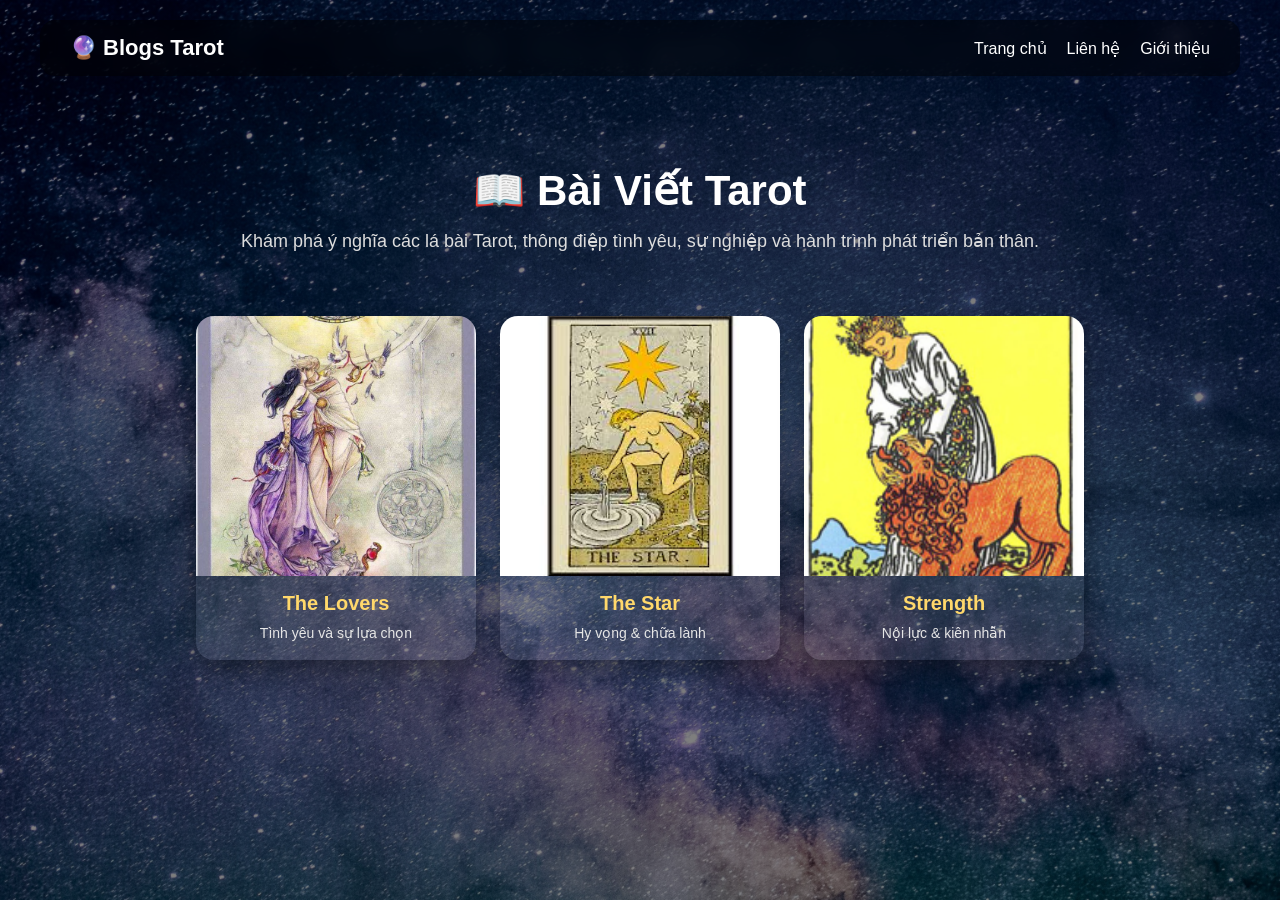
<file: tarot/blogs/blogs.html>
<!DOCTYPE html>
<html lang="vi">
<head>
    <meta charset="UTF-8">
    <meta name="viewport" content="width=device-width, initial-scale=1.0">
    <title>Blogs Tarot</title>
    <link rel="stylesheet" href="blogs.css">
</head>
<body>

<header class="navbar">
    <div class="logo">🔮 Blogs Tarot</div>

    <nav>
        <a href="../index.html">Trang chủ</a>
        <a href="../contract/contract.html">Liên hệ</a>
        <a href="../about_me/about.html">Giới thiệu</a>
    </nav>
</header>

<section class="blog-hero">
    <div class="blog-hero-content">
        <h1>📖 Bài Viết Tarot</h1>
        <p>Khám phá ý nghĩa các lá bài Tarot, thông điệp tình yêu, sự nghiệp và hành trình phát triển bản thân.</p>
    </div>
</section>

<section class="blog-container">
    <div class="blog-list">

        <div class="blog-card" onclick="openBlog('Ý nghĩa The Lovers', 'The Lovers tượng trưng cho tình yêu, sự lựa chọn và kết nối sâu sắc. Lá bài này thường nhắc đến sự đồng điệu, cam kết và quyết định quan trọng trong tình cảm.')">
            <img src="../assets/images/love.jpg" alt="The Lovers">
            <div class="blog-card-body">
                <h3>The Lovers</h3>
                <p>Tình yêu và sự lựa chọn</p>
            </div>
        </div>

        <div class="blog-card" onclick="openBlog('Ý nghĩa The Star', 'The Star mang đến hy vọng, chữa lành và niềm tin vào tương lai. Đây là lá bài của sự bình yên, cảm hứng và ánh sáng sau những khó khăn.')">
            <img src="../assets/images/health3.jpg" alt="The Star">
            <div class="blog-card-body">
                <h3>The Star</h3>
                <p>Hy vọng & chữa lành</p>
            </div>
        </div>

        <div class="blog-card" onclick="openBlog('Ý nghĩa Strength', 'Strength thể hiện sự kiên nhẫn, nội lực và khả năng kiểm soát cảm xúc. Lá bài này nhấn mạnh sức mạnh mềm mỏng nhưng bền bỉ bên trong bạn.')">
            <img src="../assets/images/strength.jpg" alt="Strength">
            <div class="blog-card-body">
                <h3>Strength</h3>
                <p>Nội lực & kiên nhẫn</p>
            </div>
        </div>

    </div>
</section>

<!-- MODAL -->
<div id="blogModal" class="modal">
    <div class="modal-content">
        <span class="close" onclick="closeBlog()">&times;</span>
        <h2 id="blogTitle"></h2>
        <p id="blogContent"></p>
    </div>
</div>

<script>
function openBlog(title, content) {
    document.getElementById("blogTitle").innerText = title;
    document.getElementById("blogContent").innerText = content;
    document.getElementById("blogModal").style.display = "block";
}

function closeBlog() {
    document.getElementById("blogModal").style.display = "none";
}

window.addEventListener("click", function (e) {
    const modal = document.getElementById("blogModal");
    if (e.target === modal) {
        modal.style.display = "none";
    }
});
</script>

</body>
</html>
</file>
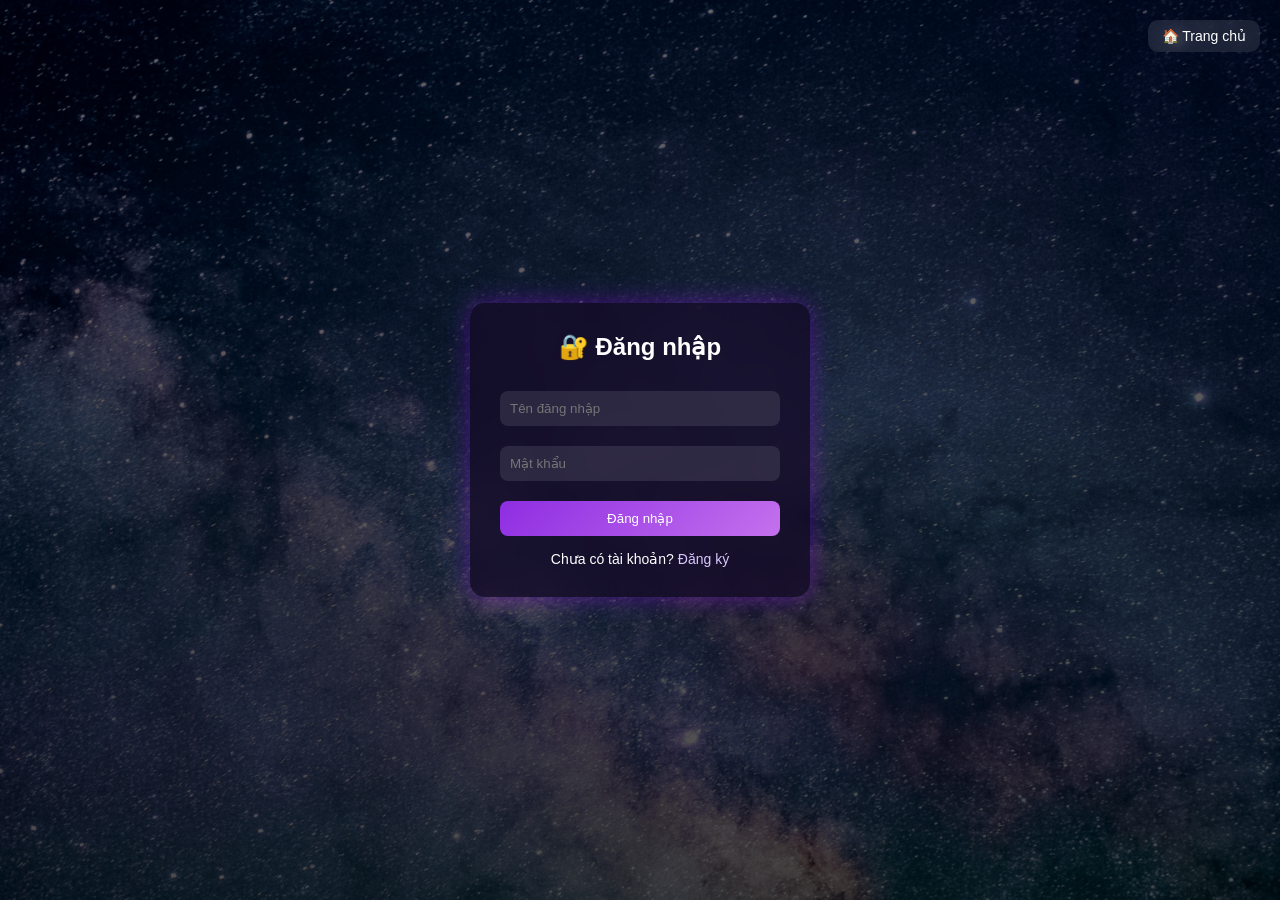
<file: tarot/pages/authenticate/login.html>
<!DOCTYPE html>
<html lang="vi">
<head>
    <meta charset="UTF-8">
    <title>Đăng nhập / Đăng ký</title>
    <link rel="stylesheet" href="login.css">
</head>
<body>

<div class="login-page">

    <a href="../../index.html" class="home-fixed">🏠 Trang chủ</a>

    <div class="auth-box">
        <form id="loginForm" class="form active">
            <h2>🔐 Đăng nhập</h2>

            <input type="text" placeholder="Tên đăng nhập" required>
            <input type="password" placeholder="Mật khẩu" required>

            <button type="submit">Đăng nhập</button>

            <p>
                Chưa có tài khoản?
                <a href="#" id="goRegister">Đăng ký</a>
            </p>
        </form>

        <form id="registerForm" class="form">
            <h2>📝 Đăng ký</h2>

            <input type="text" placeholder="Tên đăng nhập" required>
            <input type="email" placeholder="Email" required>
            <input type="password" placeholder="Mật khẩu" required>
            <input type="password" placeholder="Nhập lại mật khẩu" required>

            <button type="submit">Đăng ký</button>

            <p>
                Đã có tài khoản?
                <a href="#" id="goLogin">Đăng nhập</a>
            </p>
        </form>

    </div>

</div>

<script>
    const loginForm = document.getElementById('loginForm');
    const registerForm = document.getElementById('registerForm');

    document.getElementById("goRegister").onclick = function(e){
        e.preventDefault();
        loginForm.classList.remove("active");
        registerForm.classList.add("active");
    };

    document.getElementById("goLogin").onclick = function(e){
        e.preventDefault();
        registerForm.classList.remove("active");
        loginForm.classList.add("active");
    };

    // API Đăng nhập (Đã thêm gửi Password)
    if(loginForm) {
        loginForm.addEventListener('submit', async function(e) {
            e.preventDefault();
            
            const inputs = loginForm.querySelectorAll('input');
            const usernameInput = inputs[0].value;
            const passwordInput = inputs[1].value;

            try {
                const response = await fetch('/api/login', {
                    method: 'POST',
                    headers: { 'Content-Type': 'application/json' },
                    body: JSON.stringify({ 
                        username: usernameInput,
                        password: passwordInput
                    })
                });

                const data = await response.json();

                if (data.success) {
                    window.location.href = '/'; 
                } else {
                    alert(data.error);
                }
            } catch (error) {
                console.error("Lỗi đăng nhập:", error);
                alert("Lỗi kết nối tới Server!");
            }
        });
    }

    // API Đăng ký
    if(registerForm) {
        registerForm.addEventListener('submit', async function(e) {
            e.preventDefault();
            
            const inputs = registerForm.querySelectorAll('input');
            const username = inputs[0].value;
            const email = inputs[1].value;
            const password = inputs[2].value;
            const confirmPassword = inputs[3].value;

            if (password !== confirmPassword) {
                alert("Mật khẩu nhập lại không khớp!");
                return;
            }

            try {
                const response = await fetch('/api/register', {
                    method: 'POST',
                    headers: { 'Content-Type': 'application/json' },
                    body: JSON.stringify({ username, email, password })
                });

                const data = await response.json();

                if (data.success) {
                    alert("Đăng ký thành công! Vũ trụ chào đón bạn. Hãy đăng nhập nhé.");
                    
                    registerForm.reset();
                    registerForm.classList.remove("active");
                    loginForm.classList.add("active");
                } else {
                    alert(data.error);
                }
            } catch (error) {
                console.error("Lỗi đăng ký:", error);
                alert("Mất kết nối tới Server!");
            }
        });
    }
</script>

</body>
</html>
</file>
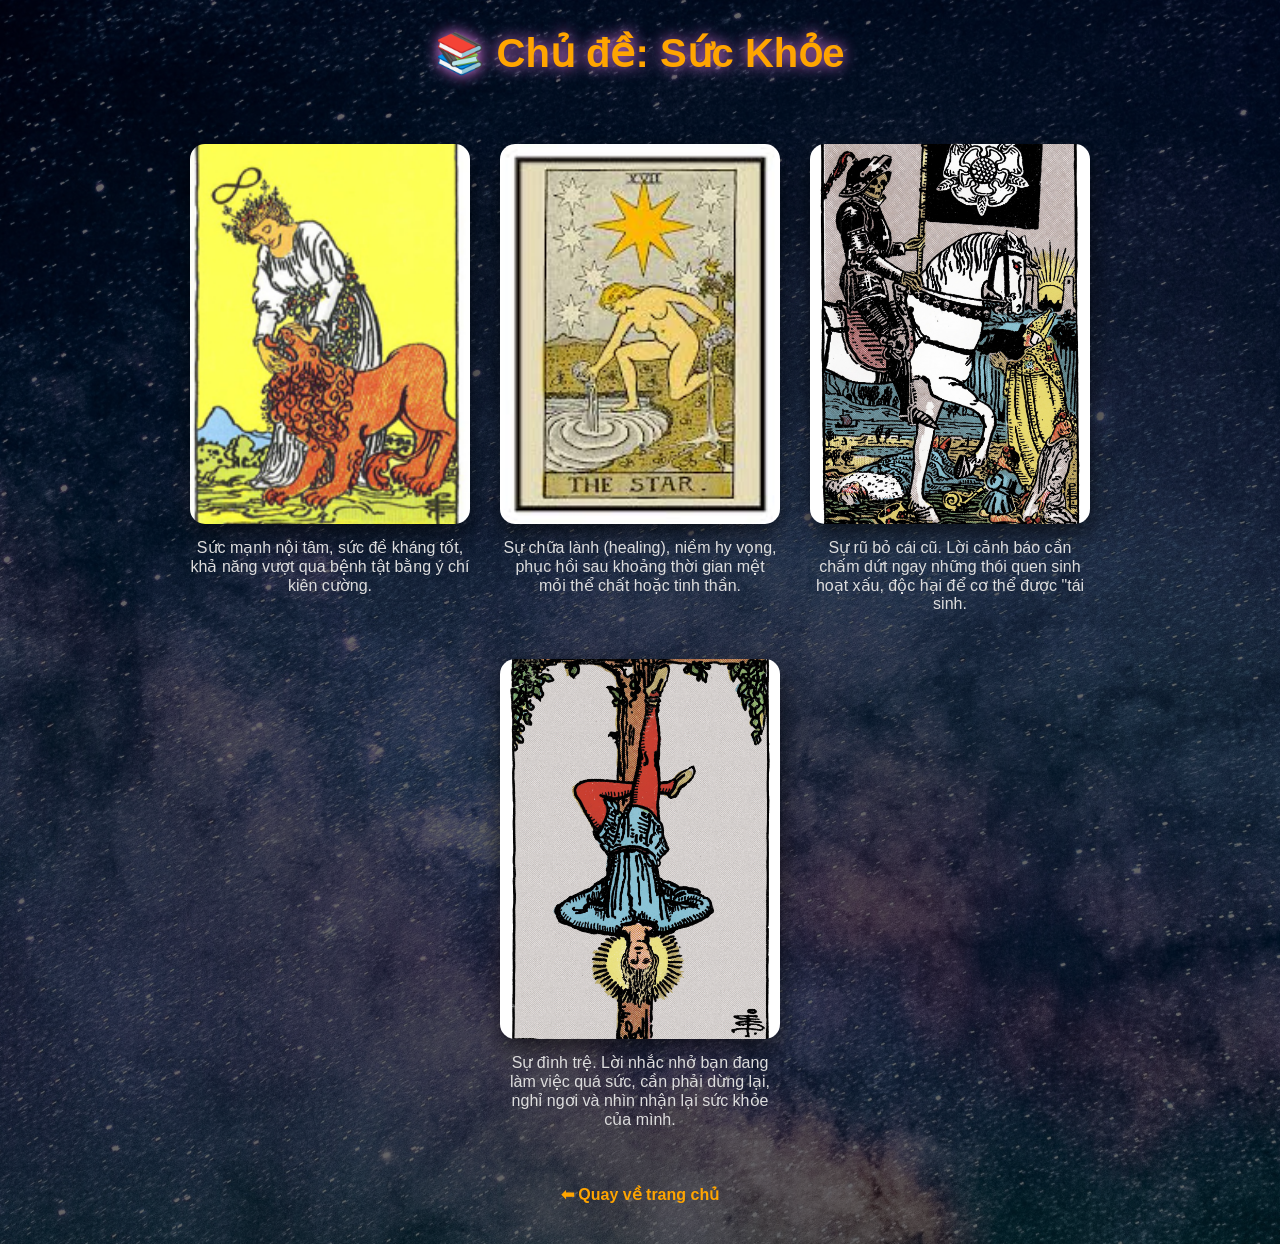
<file: tarot/pages/topics/health/health.html>
<!DOCTYPE html>
<html lang="vi">
<head>
    <meta charset="UTF-8">
    <title>Sức Khỏe - Tarot</title>
    <link rel="stylesheet" href="health.css">
</head>
<body>

<h1>📚 Chủ đề: Sức Khỏe</h1>
<div class="gallery">

    <div class="card">
        <img src="../../../assets/images/strength.jpg" alt="">
        <p>Sức mạnh nội tâm, sức đề kháng tốt, khả năng vượt qua bệnh tật bằng ý chí kiên cường.</p>
    </div>

    <div class="card">
        <img src="../../../assets/images/star.jpg" alt="">
        <p> Sự chữa lành (healing), niềm hy vọng, phục hồi sau khoảng thời gian mệt mỏi thể chất hoặc tinh thần.</p>
    </div>

    <div class="card">
        <img src="../../../assets/images/death.jpg" alt="">
        <p>Sự rũ bỏ cái cũ. Lời cảnh báo cần chấm dứt ngay những thói quen sinh hoạt xấu, độc hại để cơ thể được "tái sinh.</p>
    </div>

    <div class="card">
        <img src="../../../assets/images/hanged_man.jpg" alt="">
        <p> Sự đình trệ. Lời nhắc nhở bạn đang làm việc quá sức, cần phải dừng lại, nghỉ ngơi và nhìn nhận lại sức khỏe của mình.</p>
    </div>

</div>

<div class="back">
    <a href="../../../index.html">⬅ Quay về trang chủ</a>
</div>

</body>
</html>
</file>
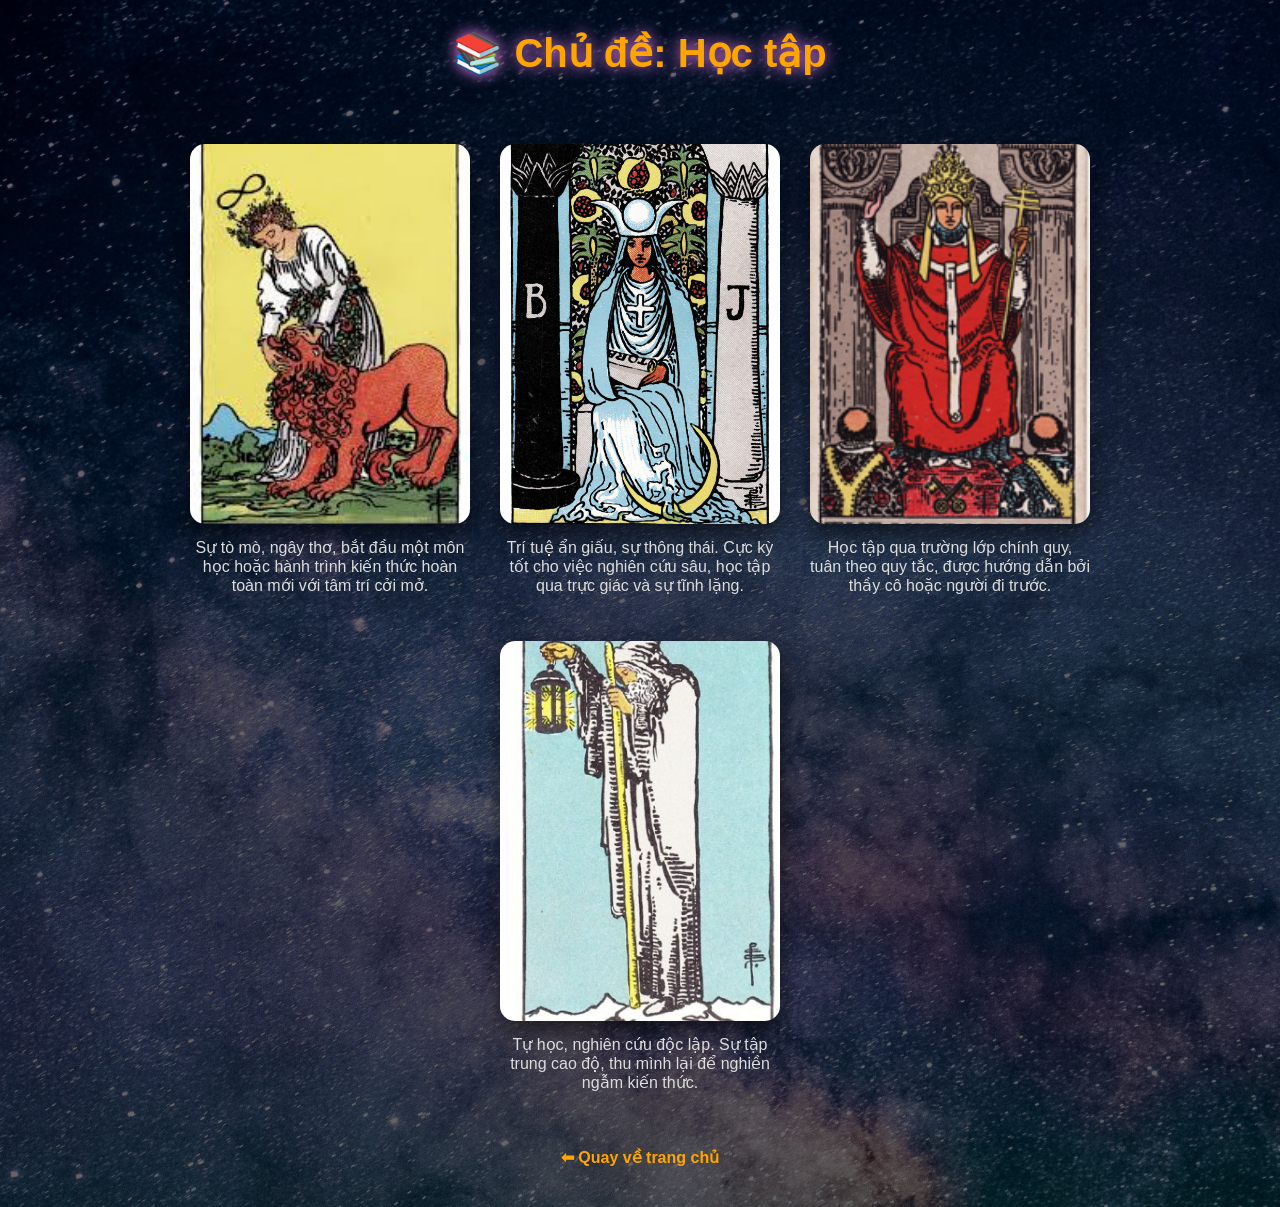
<file: tarot/pages/topics/hoctap/hoctap.html>
<!DOCTYPE html>
<html lang="vi">
<head>
    <meta charset="UTF-8">
    <title>Học tập - Tarot</title>
    <link rel="stylesheet" href="hoctap.css">
</head>
<body>

<h1>📚 Chủ đề: Học tập</h1>
<div class="gallery">

    <div class="card">
        <img src="../../../assets/images/fool.jpg" alt="">
        <p>Sự tò mò, ngây thơ, bắt đầu một môn học hoặc hành trình kiến thức hoàn toàn mới với tâm trí cởi mở.</p>
    </div>

    <div class="card">
        <img src="../../../assets/images/high_priestess.jpg" alt="">
        <p>Trí tuệ ẩn giấu, sự thông thái. Cực kỳ tốt cho việc nghiên cứu sâu, học tập qua trực giác và sự tĩnh lặng.</p>
    </div>

    <div class="card">
        <img src="../../../assets/images/hierophant.jpg" alt="">
        <p>Học tập qua trường lớp chính quy, tuân theo quy tắc, được hướng dẫn bởi thầy cô hoặc người đi trước.</p>
    </div>

    <div class="card">
        <img src="../../../assets/images/hermit.jpg" alt="">
        <p>Tự học, nghiên cứu độc lập. Sự tập trung cao độ, thu mình lại để nghiền ngẫm kiến thức.</p>
    </div>

</div>

<div class="back">
    <a href="../../../index.html">⬅ Quay về trang chủ</a>
</div>

</body>
</html>
</file>
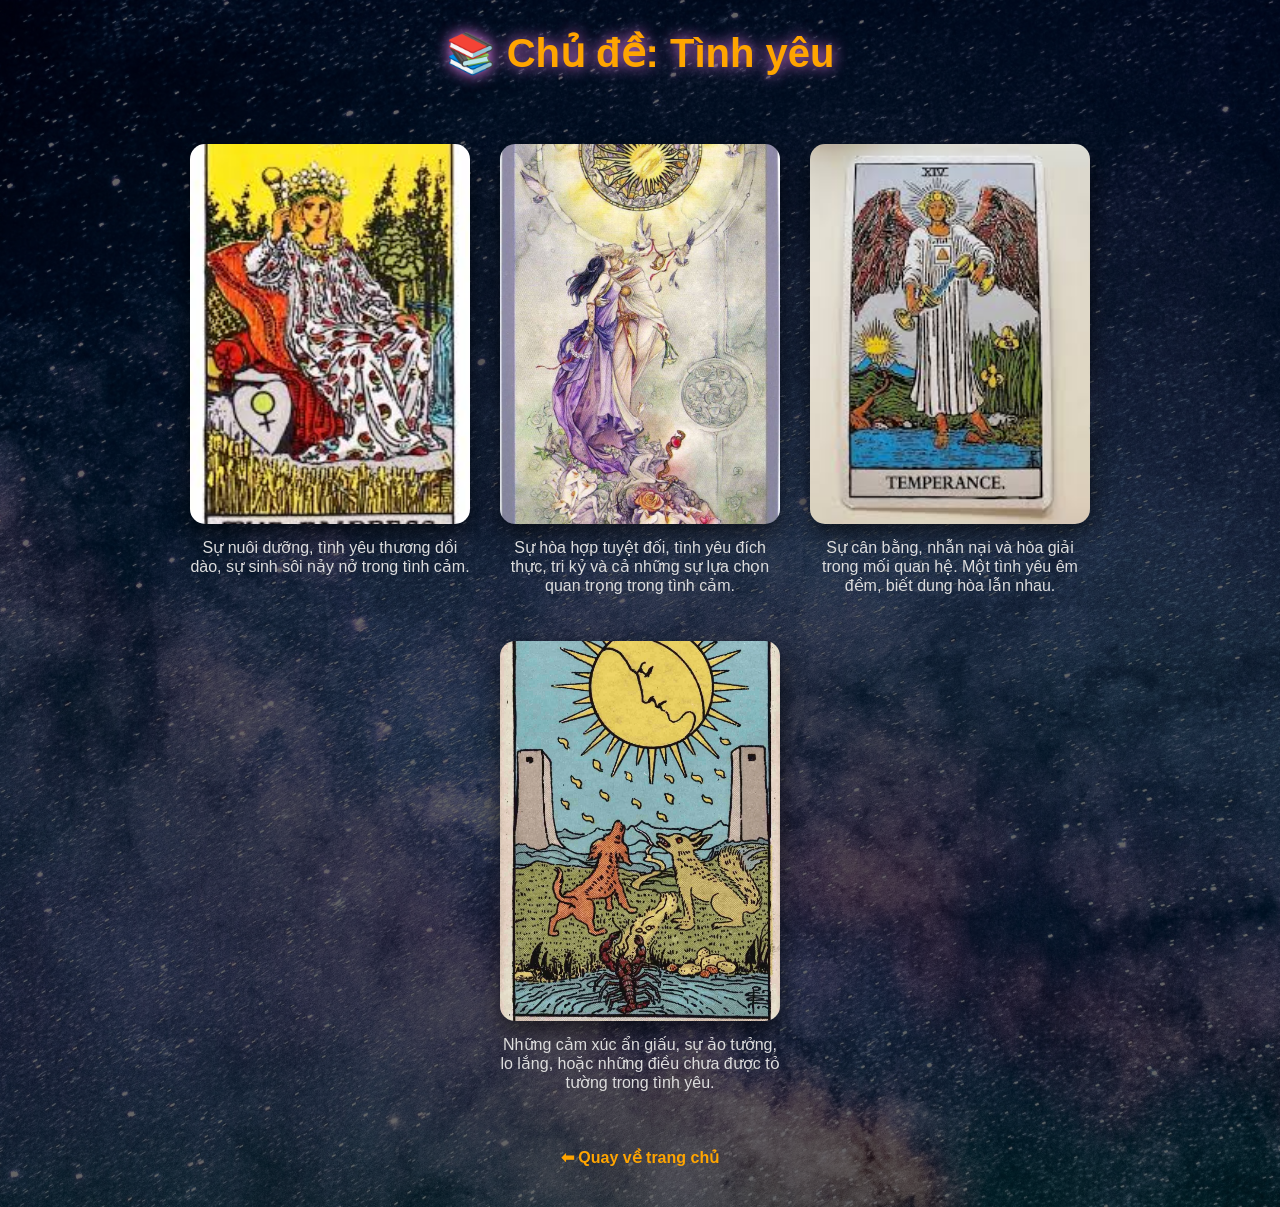
<file: tarot/pages/topics/love/love.html>
<!DOCTYPE html>
<html lang="vi">
<head>
    <meta charset="UTF-8">
    <title>Tình yêu - Tarot</title>
    <link rel="stylesheet" href="love.css">
</head>
<body>

<h1>📚 Chủ đề: Tình yêu</h1>
<div class="gallery">

    <div class="card">
        <img src="../../../assets/images/empress.jpg" alt="">
        <p>Sự nuôi dưỡng, tình yêu thương dồi dào, sự sinh sôi nảy nở trong tình cảm.</p>
    </div>

    <div class="card">
        <img src="../../../assets/images/lovers.jpg" alt="">
        <p>Sự hòa hợp tuyệt đối, tình yêu đích thực, tri kỷ và cả những sự lựa chọn quan trọng trong tình cảm.</p>
    </div>

    <div class="card">
        <img src="../../../assets/images/temperance.jpg" alt="">
        <p>Sự cân bằng, nhẫn nại và hòa giải trong mối quan hệ. Một tình yêu êm đềm, biết dung hòa lẫn nhau.</p>
    </div>

    <div class="card">
        <img src="../../../assets/images/moon.jpg" alt="">
        <p>Những cảm xúc ẩn giấu, sự ảo tưởng, lo lắng, hoặc những điều chưa được tỏ tường trong tình yêu.</p>
    </div>

</div>

<div class="back">
    <a href="../../../index.html">⬅ Quay về trang chủ</a>
</div>

</body>
</html>
</file>
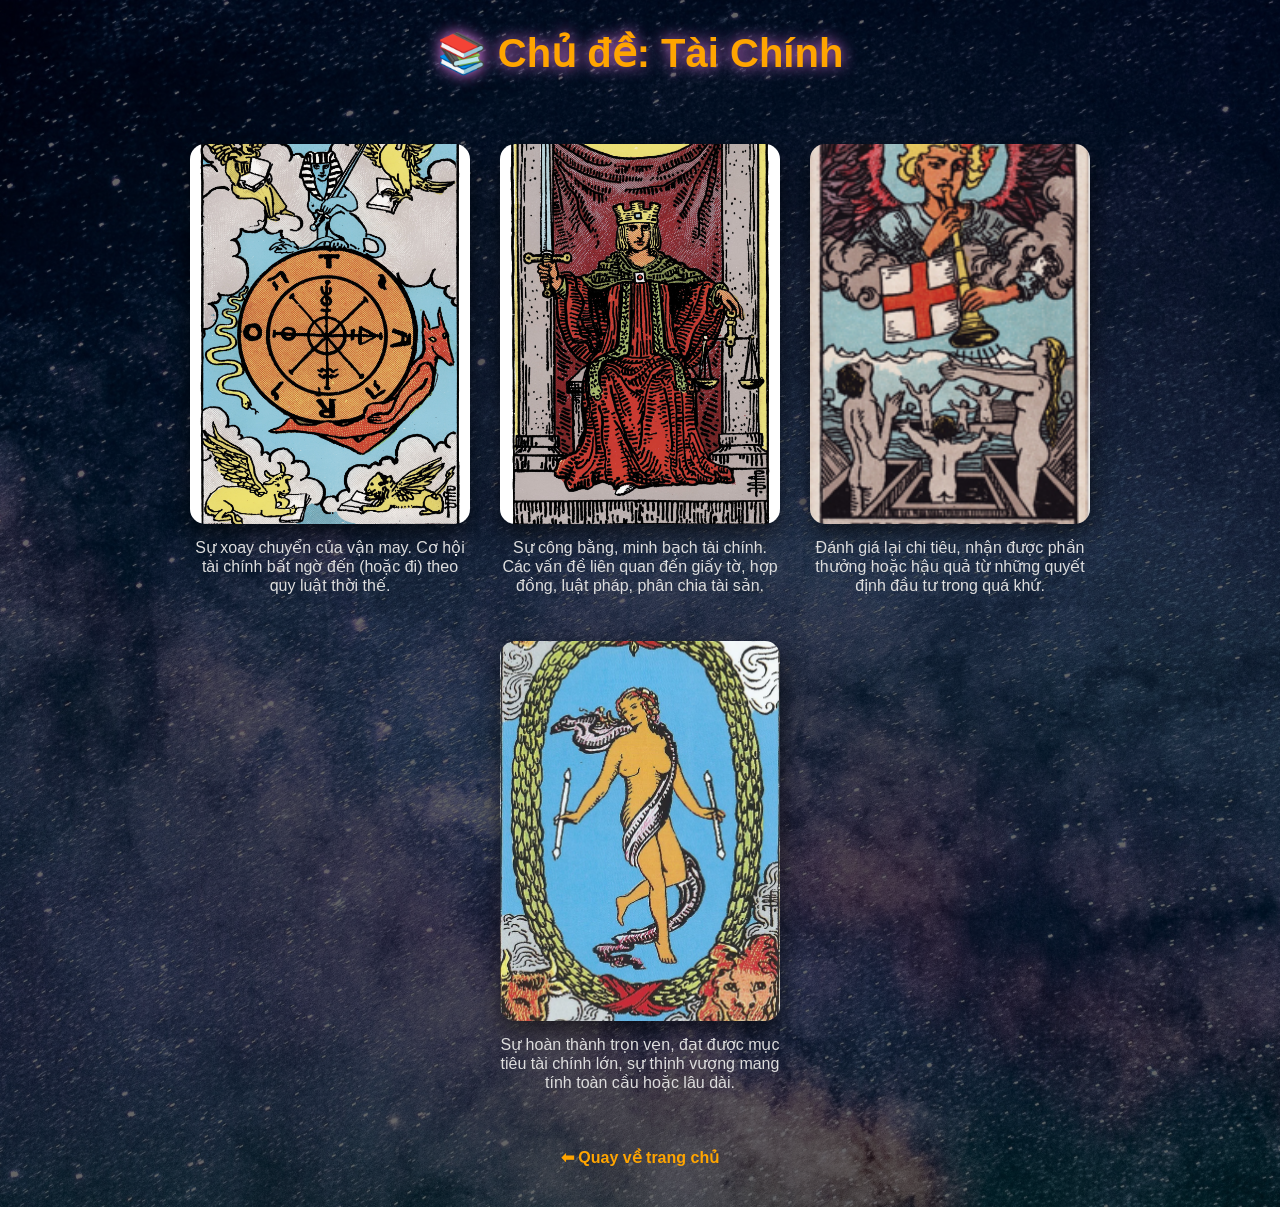
<file: tarot/pages/topics/money/money.html>
<!DOCTYPE html>
<html lang="vi">
<head>
    <meta charset="UTF-8">
    <title>Tài Chính - Tarot</title>
    <link rel="stylesheet" href="money.css">
</head>
<body>

<h1>📚 Chủ đề: Tài Chính</h1>
<div class="gallery">

    <div class="card">
        <img src="../../../assets/images/wheel_of_fortune.jpg" alt="">
        <p>Sự xoay chuyển của vận may. Cơ hội tài chính bất ngờ đến (hoặc đi) theo quy luật thời thế.</p>
    </div>

    <div class="card">
        <img src="../../../assets/images/justice.jpg" alt="">
        <p>Sự công bằng, minh bạch tài chính. Các vấn đề liên quan đến giấy tờ, hợp đồng, luật pháp, phân chia tài sản.</p>
    </div>

    <div class="card">
        <img src="../../../assets/images/judgement.jpg" alt="">
        <p>Đánh giá lại chi tiêu, nhận được phần thưởng hoặc hậu quả từ những quyết định đầu tư trong quá khứ.</p>
    </div>

    <div class="card">
        <img src="../../../assets/images/world.jpg" alt="">
        <p>Sự hoàn thành trọn vẹn, đạt được mục tiêu tài chính lớn, sự thịnh vượng mang tính toàn cầu hoặc lâu dài.</p>
    </div>

</div>

<div class="back">
    <a href="../../../index.html">⬅ Quay về trang chủ</a>
</div>

</body>
</html>
</file>
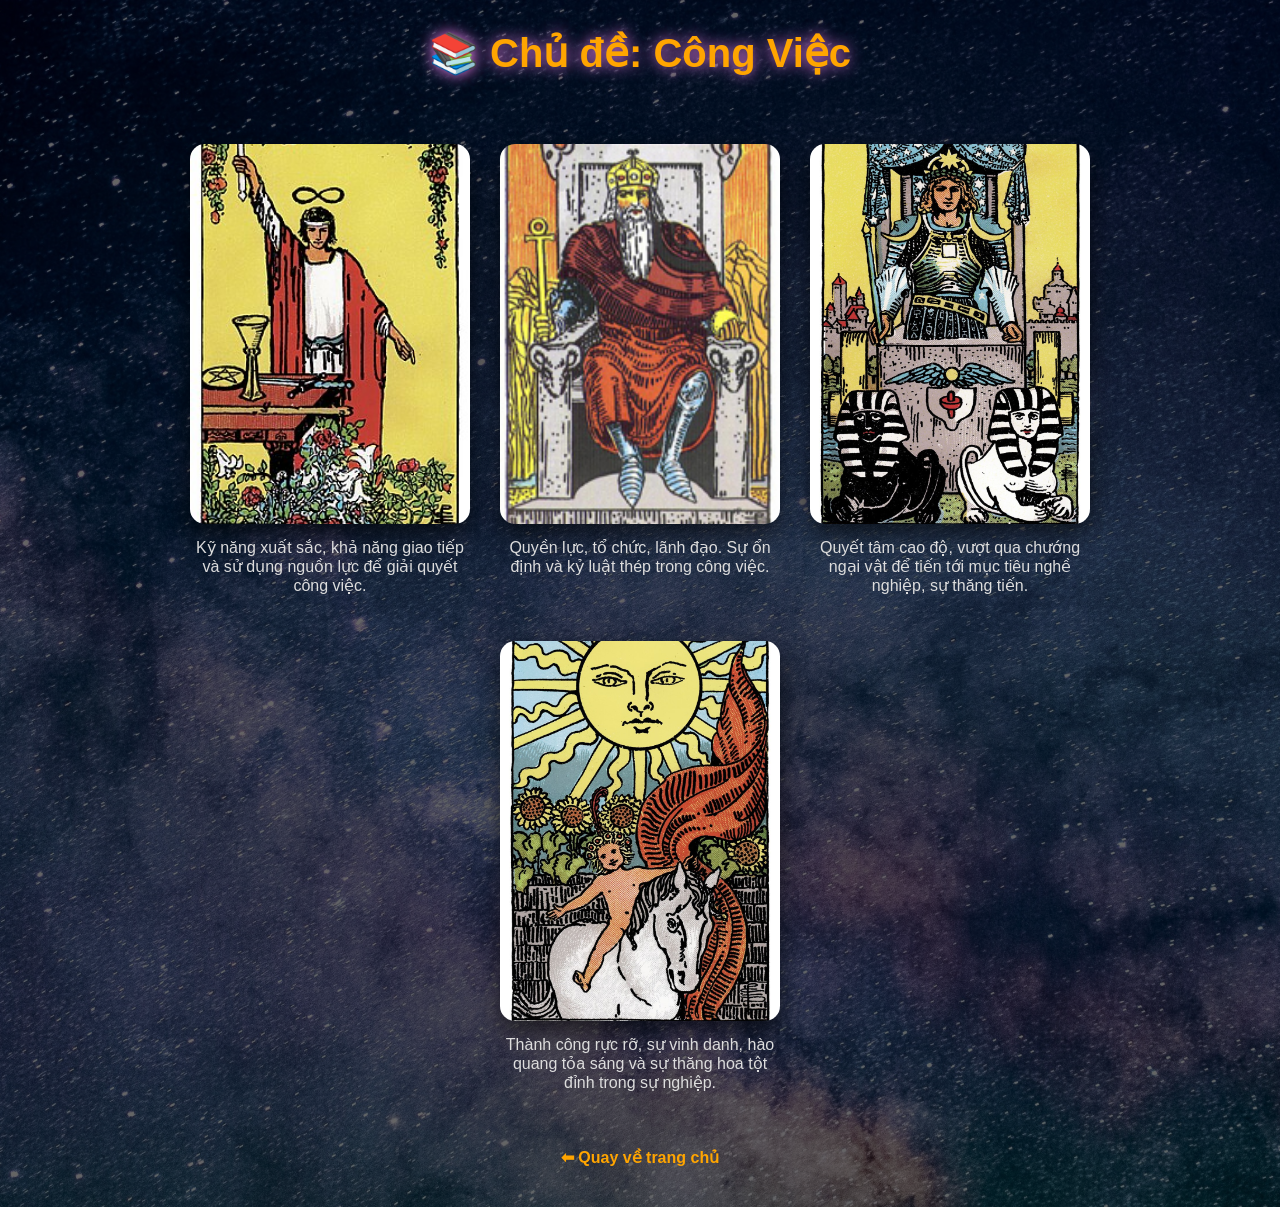
<file: tarot/pages/topics/work/work.html>
<!DOCTYPE html>
<html lang="vi">
<head>
    <meta charset="UTF-8">
    <title>Công Việc - Tarot</title>
    <link rel="stylesheet" href="work.css">
</head>
<body>

<h1>📚 Chủ đề: Công Việc</h1>
<div class="gallery">

    <div class="card">
        <img src="../../../assets/images/magician.jpg" alt="">
        <p>Kỹ năng xuất sắc, khả năng giao tiếp và sử dụng nguồn lực để giải quyết công việc.</p>
    </div>

    <div class="card">
        <img src="../../../assets/images/emperor.jpg" alt="">
        <p>Quyền lực, tổ chức, lãnh đạo. Sự ổn định và kỷ luật thép trong công việc.</p>
    </div>

    <div class="card">
        <img src="../../../assets/images/chariot.jpg" alt="">
        <p>Quyết tâm cao độ, vượt qua chướng ngại vật để tiến tới mục tiêu nghề nghiệp, sự thăng tiến.</p>
    </div>

    <div class="card">
        <img src="../../../assets/images/sun.jpg" alt="">
        <p>Thành công rực rỡ, sự vinh danh, hào quang tỏa sáng và sự thăng hoa tột đỉnh trong sự nghiệp.</p>
    </div>

</div>

<div class="back">
    <a href="../../../index.html">⬅ Quay về trang chủ</a>
</div>

</body>
</html>
</file>
<file: tarot/blogs/blogs.css>
body {
    margin: 0;
    font-family: Arial;
    color: white;

    /* Overlay tối hơn */
    background: 
        linear-gradient(rgba(0,0,0,0.5), rgba(0,0,0,0.5)), /* tăng alpha để tối hơn */
        url("../assets/images/bg-stars.jpg");
    background-size: cover;
    background-position: center;
    background-repeat: no-repeat;
}
* {
    margin: 0;
    padding: 0;
    box-sizing: border-box;
}

html, body {
    width: 100%;
    min-height: 100%;
    overflow-x: hidden;
}
/* NAVBAR - STYLE ĐỒNG BỘ TEAM */
.navbar {
    width: 100%;
    max-width: 1200px;
    margin: 20px auto;

    display: flex;
    justify-content: space-between;
    align-items: center;

    padding: 15px 30px;

    background: rgba(0, 0, 0, 0.45);
    border-radius: 15px;
    backdrop-filter: blur(10px);

    position: sticky;
    top: 10px;
    z-index: 100;
}

/* LOGO */
.logo {
    font-size: 22px;
    font-weight: bold;
}

/* MENU */
.navbar nav {
    display: flex;
    gap: 25px;
}

/* LINK */
.navbar a {
    color: white;
    text-decoration: none;
    font-size: 16px;
    position: relative;
    transition: 0.3s;
}

/* HIỆU ỨNG GẠCH CHÂN */
.navbar a::after {
    content: "";
    position: absolute;
    left: 0;
    bottom: -5px;
    width: 0%;
    height: 2px;
    background: orange;
    transition: 0.3s;
}

.navbar a:hover {
    color: orange;
}

.navbar a:hover::after {
    width: 100%;
}

.logo {
    font-size: 22px;
    font-weight: bold;
}

.navbar nav {
    display: flex;
    gap: 20px;
}

.navbar a {
    color: white;
    text-decoration: none;
    transition: 0.3s;
}

.navbar a:hover {
    color: orange;
}

/* HERO */
.blog-hero {
    text-align: center;
    padding: 70px 20px 30px;
}

.blog-hero-content {
    max-width: 900px;
    margin: 0 auto;
}

.blog-hero h1 {
    font-size: 42px;
    margin-bottom: 12px;
}

.blog-hero p {
    font-size: 18px;
    color: #ddd;
    line-height: 1.6;
}

/* CONTAINER */
.blog-container {
    padding: 30px 20px 60px;
}

/* LIST CARD - HÀNG NGANG */
.blog-list {
    display: flex;
    justify-content: center;
    align-items: stretch;
    flex-wrap: wrap;
    gap: 24px;
    max-width: 1200px;
    margin: 0 auto;
}

/* CARD */
.blog-card {
    width: 280px;
    background: rgba(255, 255, 255, 0.08);
    border-radius: 18px;
    overflow: hidden;
    cursor: pointer;
    box-shadow: 0 10px 25px rgba(0, 0, 0, 0.35);
    transition: transform 0.3s ease, box-shadow 0.3s ease;
    display: flex;
    flex-direction: column;
}

.blog-card:hover {
    transform: translateY(-8px);
    box-shadow: 0 16px 35px rgba(255, 165, 0, 0.25);
}

/* ẢNH BẰNG NHAU */
.blog-card img {
    width: 100%;
    height: 260px;
    object-fit: cover;
    display: block;
}

/* NỘI DUNG DƯỚI ẢNH */
.blog-card-body {
    padding: 16px;
    text-align: center;
}

.blog-card-body h3 {
    font-size: 20px;
    margin-bottom: 8px;
    color: #ffd86b;
}

.blog-card-body p {
    font-size: 14px;
    color: #e6e6e6;
    line-height: 1.5;
}

/* MODAL */
.modal {
    display: none;
    position: fixed;
    inset: 0;
    background: rgba(0, 0, 0, 0.75);
    z-index: 1000;
    justify-content: center;
    align-items: center;
    padding: 20px;
}

.modal-content {
    background: #1c1c2e;
    width: 100%;
    max-width: 560px;
    padding: 28px;
    border-radius: 18px;
    position: relative;
    text-align: left;
    box-shadow: 0 15px 40px rgba(0, 0, 0, 0.5);
}

.modal-content h2 {
    color: orange;
    margin-bottom: 14px;
    font-size: 28px;
}

.modal-content p {
    line-height: 1.7;
    color: #f1f1f1;
    font-size: 16px;
}

.close {
    position: absolute;
    top: 12px;
    right: 16px;
    font-size: 30px;
    cursor: pointer;
    color: white;
}

.close:hover {
    color: orange;
}

/* RESPONSIVE */
@media (max-width: 992px) {
    .blog-card {
        width: 320px;
    }
}

@media (max-width: 700px) {
    .navbar {
        flex-direction: column;
        gap: 10px;
        padding: 14px 20px;
    }

    .blog-hero h1 {
        font-size: 30px;
    }

    .blog-hero p {
        font-size: 16px;
    }

    .blog-card {
        width: 100%;
        max-width: 360px;
    }

    .blog-card img {
        height: 240px;
    }
}
</file>
<file: tarot/pages/authenticate/login.css>
/* RESET */
* {
    margin: 0;
    padding: 0;
    box-sizing: border-box;
}

/* BODY */
body {
    height: 100vh;
    font-family: Arial, sans-serif;
}

/* PAGE */
.login-page {
    position: relative;
    height: 100vh;

    display: flex;
    justify-content: center;
    align-items: center;

    background: 
        linear-gradient(rgba(0,0,0,0.6), rgba(0,0,0,0.7)),
        url("../../assets/images/bg-stars.jpg");

    background-size: cover;
    background-position: center;
}

/* NÚT TRANG CHỦ */
.home-fixed {
    position: absolute;
    top: 20px;
    right: 20px;
    z-index: 3;

    padding: 8px 14px;
    border-radius: 10px;

    background: rgba(255,255,255,0.1);
    backdrop-filter: blur(6px);

    color: white;
    text-decoration: none;
    font-size: 14px;

    transition: 0.2s;
}

.home-fixed:hover {
    background: rgba(255,255,255,0.2);
    transform: translateY(-2px);
}

/* BOX */
.auth-box {
    width: 340px;
    padding: 30px;

    border-radius: 15px;

    background: rgba(20, 10, 40, 0.75);
    backdrop-filter: blur(10px);

    text-align: center;
    color: white;

    box-shadow: 0 0 25px rgba(150, 0, 255, 0.4);
}

/* FORM */
.form {
    display: none;
}

.form.active {
    display: block;
}

/* TITLE */
.form h2 {
    margin-bottom: 20px;
}

/* INPUT */
.form input {
    width: 100%;
    padding: 10px;
    margin: 10px 0;

    border-radius: 8px;
    border: none;

    background: rgba(255,255,255,0.1);
    color: white;
}

/* BUTTON */
.form button {
    width: 100%;
    padding: 10px;
    margin-top: 10px;

    border: none;
    border-radius: 8px;

    background: linear-gradient(135deg, #8e2de2, #c471ed);
    color: white;

    cursor: pointer;
}

.form button:hover {
    opacity: 0.9;
}

/* TEXT */
.form p {
    margin-top: 15px;
    font-size: 14px;
}

/* LINK */
.form a {
    color: #d9c8ff;
    text-decoration: none;
}

.form a:hover {
    text-decoration: underline;
}
</file>
<file: tarot/pages/topics/health/health.css>
body {
    margin: 0;
    font-family: Arial;
    color: white;

    background: 
        linear-gradient(rgba(0,0,0,0.6), rgba(0,0,0,0.6)),
        url("../../../assets/images/bg-stars.jpg");
    background-size: cover;
    background-position: center;
}

/*            TITLE              */
h1 {
    text-align: center;
    margin-top: 30px;
    font-size: 40px;
    color: orange;
    text-shadow: 0 0 15px violet;
}

/*           GALLERY             */
.gallery {
    display: flex;
    justify-content: center;
    flex-wrap: wrap;
    gap: 30px;
    padding: 40px;
}

/*            CARD               */
.card {
    width: 280px;
    text-align: center;
}

.card img {
    width: 100%;
    height: 380px;
    object-fit: cover;
    border-radius: 15px;
    transition: 0.3s;
    box-shadow: 0 10px 25px rgba(0,0,0,0.6);
}

/* HOVER */
.card img:hover {
    transform: scale(1.08);
    box-shadow: 0 0 25px violet;
}

/* TEXT */
.card p {
    margin-top: 10px;
    font-size: 16px;
    color: #ddd;
}

/*           BACK BTN            */
.back {
    text-align: center;
    margin-bottom: 40px;
}

.back a {
    text-decoration: none;
    color: orange;
    font-weight: bold;
    transition: 0.3s;
}

.back a:hover {
    color: violet;
}
</file>
<file: tarot/pages/topics/hoctap/hoctap.css>
body {
    margin: 0;
    font-family: Arial;
    color: white;

    background: 
        linear-gradient(rgba(0,0,0,0.6), rgba(0,0,0,0.6)),
        url("../../../assets/images/bg-stars.jpg");
    background-size: cover;
    background-position: center;
}

/*            TITLE              */
h1 {
    text-align: center;
    margin-top: 30px;
    font-size: 40px;
    color: orange;
    text-shadow: 0 0 15px violet;
}

/*           GALLERY             */
.gallery {
    display: flex;
    justify-content: center;
    flex-wrap: wrap;
    gap: 30px;
    padding: 40px;
}

/*            CARD               */
.card {
    width: 280px;
    text-align: center;
}

.card img {
    width: 100%;
    height: 380px;
    object-fit: cover;
    border-radius: 15px;
    transition: 0.3s;
    box-shadow: 0 10px 25px rgba(0,0,0,0.6);
}

/* HOVER */
.card img:hover {
    transform: scale(1.08);
    box-shadow: 0 0 25px violet;
}

/* TEXT */
.card p {
    margin-top: 10px;
    font-size: 16px;
    color: #ddd;
}

/*           BACK BTN            */
.back {
    text-align: center;
    margin-bottom: 40px;
}

.back a {
    text-decoration: none;
    color: orange;
    font-weight: bold;
    transition: 0.3s;
}

.back a:hover {
    color: violet;
}
</file>
<file: tarot/pages/topics/love/love.css>
body {
    margin: 0;
    font-family: Arial;
    color: white;

    background: 
        linear-gradient(rgba(0,0,0,0.6), rgba(0,0,0,0.6)),
        url("../../../assets/images/bg-stars.jpg");
    background-size: cover;
    background-position: center;
}

/*            TITLE              */
h1 {
    text-align: center;
    margin-top: 30px;
    font-size: 40px;
    color: orange;
    text-shadow: 0 0 15px violet;
}

/*           GALLERY             */
.gallery {
    display: flex;
    justify-content: center;
    flex-wrap: wrap;
    gap: 30px;
    padding: 40px;
}

/*            CARD               */
.card {
    width: 280px;
    text-align: center;
}

.card img {
    width: 100%;
    height: 380px;
    object-fit: cover;
    border-radius: 15px;
    transition: 0.3s;
    box-shadow: 0 10px 25px rgba(0,0,0,0.6);
}

/* HOVER */
.card img:hover {
    transform: scale(1.08);
    box-shadow: 0 0 25px violet;
}

/* TEXT */
.card p {
    margin-top: 10px;
    font-size: 16px;
    color: #ddd;
}

/*           BACK BTN            */
.back {
    text-align: center;
    margin-bottom: 40px;
}

.back a {
    text-decoration: none;
    color: orange;
    font-weight: bold;
    transition: 0.3s;
}

.back a:hover {
    color: violet;
}
</file>
<file: tarot/pages/topics/money/money.css>
body {
    margin: 0;
    font-family: Arial;
    color: white;

    background: 
        linear-gradient(rgba(0,0,0,0.6), rgba(0,0,0,0.6)),
        url("../../../assets/images/bg-stars.jpg");
    background-size: cover;
    background-position: center;
}

/*            TITLE              */
h1 {
    text-align: center;
    margin-top: 30px;
    font-size: 40px;
    color: orange;
    text-shadow: 0 0 15px violet;
}

/*           GALLERY             */
.gallery {
    display: flex;
    justify-content: center;
    flex-wrap: wrap;
    gap: 30px;
    padding: 40px;
}

/*            CARD               */
.card {
    width: 280px;
    text-align: center;
}

.card img {
    width: 100%;
    height: 380px;
    object-fit: cover;
    border-radius: 15px;
    transition: 0.3s;
    box-shadow: 0 10px 25px rgba(0,0,0,0.6);
}

/* HOVER */
.card img:hover {
    transform: scale(1.08);
    box-shadow: 0 0 25px violet;
}

/* TEXT */
.card p {
    margin-top: 10px;
    font-size: 16px;
    color: #ddd;
}

/*           BACK BTN            */
.back {
    text-align: center;
    margin-bottom: 40px;
}

.back a {
    text-decoration: none;
    color: orange;
    font-weight: bold;
    transition: 0.3s;
}

.back a:hover {
    color: violet;
}
</file>
<file: tarot/pages/topics/work/work.css>
body {
    margin: 0;
    font-family: Arial;
    color: white;

    background: 
        linear-gradient(rgba(0,0,0,0.6), rgba(0,0,0,0.6)),
        url("../../../assets/images/bg-stars.jpg");
    background-size: cover;
    background-position: center;
}

/*            TITLE              */
h1 {
    text-align: center;
    margin-top: 30px;
    font-size: 40px;
    color: orange;
    text-shadow: 0 0 15px violet;
}

/*           GALLERY             */
.gallery {
    display: flex;
    justify-content: center;
    flex-wrap: wrap;
    gap: 30px;
    padding: 40px;
}

/*            CARD               */
.card {
    width: 280px;
    text-align: center;
}

.card img {
    width: 100%;
    height: 380px;
    object-fit: cover;
    border-radius: 15px;
    transition: 0.3s;
    box-shadow: 0 10px 25px rgba(0,0,0,0.6);
}

/* HOVER */
.card img:hover {
    transform: scale(1.08);
    box-shadow: 0 0 25px violet;
}

/* TEXT */
.card p {
    margin-top: 10px;
    font-size: 16px;
    color: #ddd;
}

/*           BACK BTN            */
.back {
    text-align: center;
    margin-bottom: 40px;
}

.back a {
    text-decoration: none;
    color: orange;
    font-weight: bold;
    transition: 0.3s;
}

.back a:hover {
    color: violet;
}
</file>
